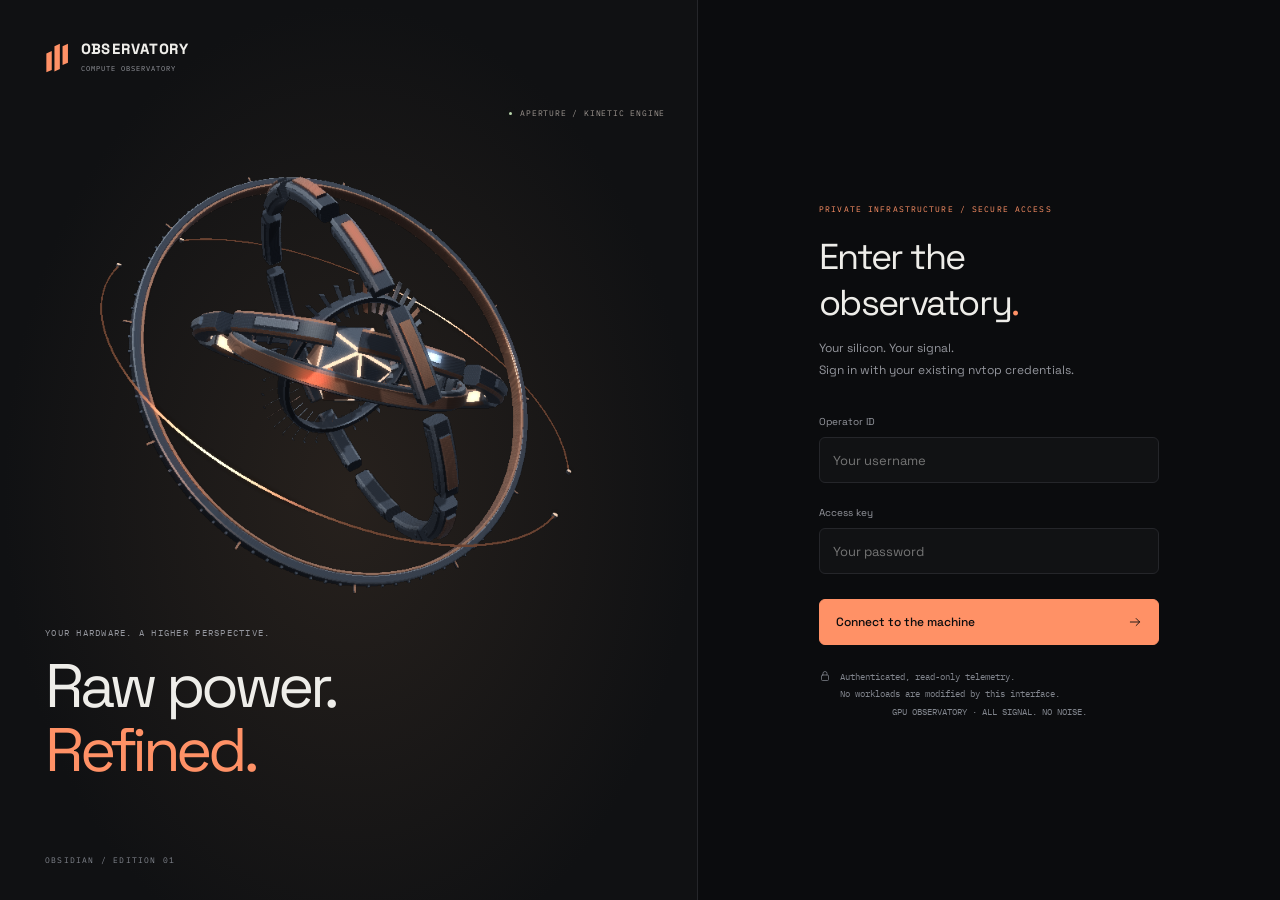
<file: static/login-observatory.html>
<!doctype html>
<html lang="en" data-palette="ember">
<head>
  <meta charset="utf-8"><meta name="viewport" content="width=device-width, initial-scale=1, viewport-fit=cover"><meta name="theme-color" content="#0b0c0e">
  <title>Enter the observatory</title>
  <link rel="icon" href="/static/themes/obsidian/icon.svg"><link rel="stylesheet" href="/static/themes/obsidian/style.css?v=20260905h">
  <script type="module" src="/static/themes/obsidian/login.js?v=20260905h"></script>
</head>
<body class="login-page">
  <section class="login-art" aria-label="Obsidian compute sculpture">
    <div class="brand"><span class="brand-mark"><i></i><i></i><i></i></span><span>OBSERVATORY<span class="brand-caption">COMPUTE OBSERVATORY</span></span></div>
    <div class="core-stage"><canvas id="core-canvas" role="img" aria-label="Aperture kinetic instrument with articulated titanium rings and an illuminated faceted core"></canvas><div class="core-fallback" aria-hidden="true"><i></i><i></i><i></i></div><div class="core-caption"><span class="live-dot"></span><span id="renderer-label">APERTURE / KINETIC ENGINE</span></div></div>
    <div class="login-art-copy"><span class="eyebrow">YOUR HARDWARE. A HIGHER PERSPECTIVE.</span><h1>Raw power.<br><span class="accent">Refined.</span></h1></div>
    <div class="login-edition">OBSIDIAN / EDITION 01</div>
  </section>
  <main class="login-form-side">
    <div class="brand"><span class="brand-mark"><i></i><i></i><i></i></span><span>OBSERVATORY<span class="brand-caption">COMPUTE OBSERVATORY</span></span></div>
    <div class="login-box"><span class="eyebrow">PRIVATE INFRASTRUCTURE / SECURE ACCESS</span><h2>Enter the observatory<span class="accent">.</span></h2><p>Your silicon. Your signal.<br>Sign in with your existing nvtop credentials.</p>
      <form id="login-form"><label for="username">Operator ID</label><input id="username" name="username" autocomplete="username" autocapitalize="none" spellcheck="false" required placeholder="Your username"><label for="password">Access key</label><input type="password" id="password" name="password" autocomplete="current-password" required placeholder="Your password"><p id="login-error" class="login-error" role="alert" hidden></p><button class="button primary" id="login-submit" type="submit"><span>Connect to the machine</span><svg viewBox="0 0 24 24" aria-hidden="true"><path d="M4 12h16m-6-6 6 6-6 6"/></svg></button></form>
      <div class="login-footnote"><svg viewBox="0 0 24 24" aria-hidden="true"><rect x="5" y="10" width="14" height="11" rx="2"/><path d="M8 10V7a4 4 0 0 1 8 0v3"/></svg><span>Authenticated, read-only telemetry.<br>No workloads are modified by this interface.</span></div>
      <noscript><p class="login-error">Enable JavaScript to sign in and receive live telemetry.</p></noscript>
    </div>
    <div class="login-bottom">GPU OBSERVATORY · ALL SIGNAL. NO NOISE.</div>
  </main>
</body>
</html>
</file>
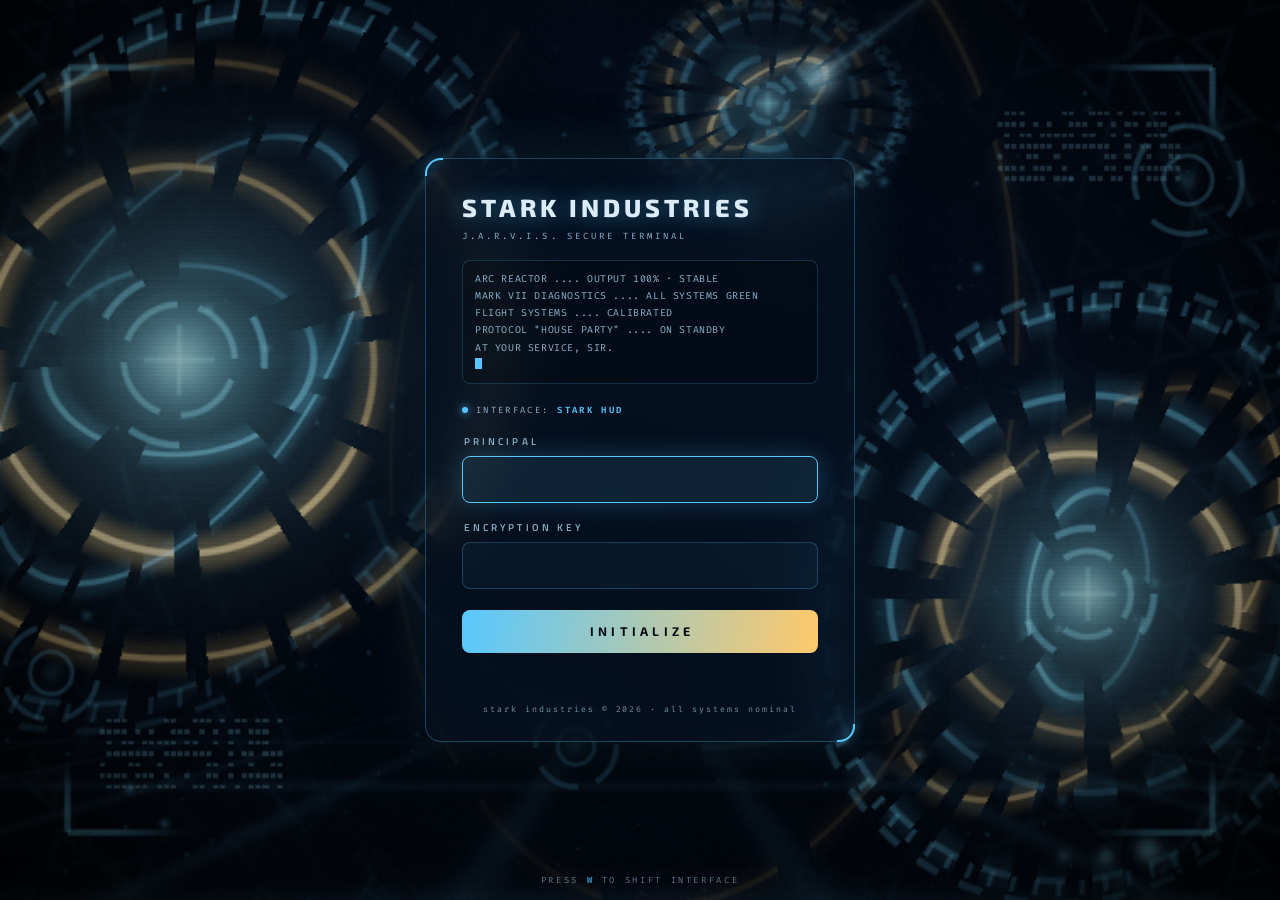
<file: static/login.html>
<!DOCTYPE html>
<html lang="en">
<head>
<meta charset="UTF-8">
<meta name="viewport" content="width=device-width, initial-scale=1.0, viewport-fit=cover">
<meta name="theme-color" content="#030811">
<link rel="manifest" href="/static/manifest.webmanifest">
<title>nvtop · access</title>
<link rel="icon" href="data:image/svg+xml,<svg xmlns='http://www.w3.org/2000/svg' viewBox='0 0 100 100'><text y='.9em' font-size='90'>◈</text></svg>">
<link rel="preconnect" href="https://fonts.googleapis.com">
<link rel="preconnect" href="https://fonts.gstatic.com" crossorigin>
<style>
:root{
  --accent:#57c8ff;
  --accent2:#ffc96b;
  --accent-rgb:87,200,255;
  --void:#030811;
  --text:#e8f2fa;
  --muted:#8a99a8;
  --crit:#ff4d68;
  --panel:rgba(8,16,30,0.6);
  --line:rgba(255,255,255,.1);
  --radius:16px;
  --glow:1;
  --font-display:system-ui,sans-serif;
  --font-head:system-ui,sans-serif;
  --font-mono:ui-monospace,Menlo,Consolas,monospace;
}
*{margin:0;padding:0;box-sizing:border-box}
html{height:100%}
body{
  background:var(--void);color:var(--text);font-family:var(--font-mono);
  min-height:100%;overflow-x:hidden;overflow-y:auto;
  display:flex;align-items:center;justify-content:center;
  padding:max(20px,env(safe-area-inset-top)) max(14px,env(safe-area-inset-right)) max(20px,env(safe-area-inset-bottom)) max(14px,env(safe-area-inset-left));
  transition:background-color .6s;
}
#wp{position:fixed;inset:0;z-index:0;width:100vw;height:100vh}
.vig{position:fixed;inset:0;z-index:1;pointer-events:none;
  background:radial-gradient(ellipse at 50% 42%,transparent 0%,rgba(0,0,0,0.4) 72%,rgba(0,0,0,0.75) 100%)}
body.light .vig{background:radial-gradient(ellipse at 50% 42%,transparent 0%,rgba(255,255,255,0.16) 75%,rgba(185,200,210,0.4) 100%)}
.scan{position:fixed;inset:0;z-index:2;pointer-events:none;opacity:.35;
  background:repeating-linear-gradient(0deg,transparent 0 2px,rgba(0,0,0,0.09) 2px 4px)}
body.light .scan{opacity:.1}

.card{
  position:relative;z-index:5;width:min(430px,92vw);
  background:var(--panel);backdrop-filter:blur(24px) saturate(1.35);
  border:1px solid rgba(var(--accent-rgb),0.28);border-radius:var(--radius);
  padding:clamp(22px,6vw,34px) clamp(20px,7vw,36px) clamp(18px,5vw,26px);
  box-shadow:0 30px 80px rgba(0,0,0,.5),0 0 60px rgba(var(--accent-rgb),calc(.14*var(--glow)));
  animation:cardin 1s cubic-bezier(.2,.9,.3,1.08) both .15s;
}
@keyframes cardin{from{opacity:0;transform:translateY(30px) scale(.96);filter:blur(6px)}to{opacity:1;transform:none;filter:none}}
.tick{position:absolute;width:18px;height:18px;pointer-events:none;transition:all .4s}
.tick.tl{top:-1px;left:-1px;border-top:2px solid var(--accent);border-left:2px solid var(--accent);border-top-left-radius:var(--radius);filter:drop-shadow(0 0 6px rgba(var(--accent-rgb),calc(.9*var(--glow))))}
.tick.br{bottom:-1px;right:-1px;border-bottom:2px solid var(--accent);border-right:2px solid var(--accent);border-bottom-right-radius:var(--radius);filter:drop-shadow(0 0 6px rgba(var(--accent-rgb),calc(.9*var(--glow))))}

.title{font-family:var(--font-display);font-weight:800;font-size:1.55rem;letter-spacing:.16em;line-height:1.15;
  color:var(--text);text-shadow:0 0 22px rgba(var(--accent-rgb),calc(.55*var(--glow)))}
.title em{font-style:normal;color:var(--accent)}
.sub{font-size:.56rem;letter-spacing:.34em;color:var(--muted);margin:8px 0 18px;text-transform:uppercase}

#boot{font-size:.62rem;line-height:1.75;color:var(--muted);letter-spacing:.06em;min-height:74px;
  border:1px solid var(--line);border-radius:calc(var(--radius)*.5);
  background:rgba(0,0,0,.22);padding:9px 12px;margin-bottom:20px;white-space:pre-wrap}
body.light #boot{background:rgba(255,255,255,.3)}
#boot .ok{color:var(--accent)}
#boot .cursor{display:inline-block;width:7px;height:11px;background:var(--accent);vertical-align:-1px;animation:blink .9s steps(1) infinite}
@keyframes blink{50%{opacity:0}}

.themeline{display:flex;align-items:center;gap:8px;font-size:.56rem;letter-spacing:.26em;color:var(--muted);margin-bottom:18px;text-transform:uppercase;
  cursor:pointer;user-select:none;-webkit-tap-highlight-color:transparent;touch-action:manipulation}
.themeline b{color:var(--accent);font-weight:600}
.dot{width:6px;height:6px;border-radius:50%;background:var(--accent);box-shadow:0 0 8px var(--accent);animation:pulse 1.8s infinite}
@keyframes pulse{0%,100%{opacity:1}50%{opacity:.35}}

label{display:block;font-family:var(--font-head);font-weight:600;font-size:.6rem;
  letter-spacing:.32em;color:var(--muted);margin:0 0 7px 2px;text-transform:uppercase}
input{
  width:100%;background:rgba(var(--accent-rgb),0.05);border:1px solid rgba(var(--accent-rgb),0.24);
  color:var(--text);font-family:var(--font-mono);font-size:1rem;letter-spacing:.06em;
  padding:12px 14px;margin-bottom:17px;outline:none;transition:all .25s;border-radius:calc(var(--radius)*.5);
}
input:focus{border-color:var(--accent);background:rgba(var(--accent-rgb),0.1);
  box-shadow:0 0 24px rgba(var(--accent-rgb),calc(.25*var(--glow)))}
button{
  width:100%;margin-top:4px;padding:14px;cursor:pointer;
  font-family:var(--font-display);font-weight:700;font-size:.78rem;letter-spacing:.34em;text-indent:.34em;
  color:var(--void);background:linear-gradient(100deg,var(--accent),var(--accent2));
  border:none;border-radius:calc(var(--radius)*.5);transition:all .25s;text-transform:uppercase;
}
button:hover{filter:brightness(1.12);box-shadow:0 0 34px rgba(var(--accent-rgb),calc(.5*var(--glow)));transform:translateY(-1px)}
button:active{transform:scale(.98)}
button:disabled{opacity:.65;cursor:wait}
#err{min-height:20px;margin-top:13px;text-align:center;font-family:var(--font-head);font-weight:700;
  font-size:.68rem;letter-spacing:.3em;color:var(--crit);opacity:0;transition:opacity .3s;text-transform:uppercase}
#err.on{opacity:1}
.foot{margin-top:18px;text-align:center;font-size:.52rem;letter-spacing:.24em;color:var(--muted);opacity:.8}
.card.deny{animation:shake .5s}
@keyframes shake{0%,100%{transform:translateX(0)}20%{transform:translateX(-10px)}40%{transform:translateX(9px)}60%{transform:translateX(-6px)}80%{transform:translateX(4px)}}
.hint{position:fixed;bottom:max(14px,env(safe-area-inset-bottom));left:50%;transform:translateX(-50%);z-index:5;
  font-size:.55rem;letter-spacing:.3em;color:var(--muted);opacity:.65;text-transform:uppercase;text-align:center;white-space:nowrap}
.hint b{color:var(--accent)}
.hint .on-touch{display:none}
@media(pointer:coarse){.hint .no-touch{display:none}.hint .on-touch{display:inline}}
body.light{--panel:rgba(255,253,248,0.66)}
body.light input{color:#141c24}
body.light button{color:#f8f5ee}
</style>
</head>
<body>
<canvas id="wp"></canvas>
<div class="vig"></div>
<div class="scan"></div>

<div class="card" id="card">
  <span class="tick tl"></span><span class="tick br"></span>
  <div class="title" id="t-title">nv<em>top</em></div>
  <div class="sub" id="t-sub">GPU TELEMETRY · SECURE ACCESS</div>
  <div id="boot"><span class="cursor"></span></div>
  <div class="themeline"><span class="dot"></span> INTERFACE: <b id="t-name">—</b></div>
  <form id="f" autocomplete="off">
    <label for="u" id="t-user">Operator ID</label>
    <input id="u" name="login" type="text" autocapitalize="none" autocorrect="off" autofocus>
    <label for="p" id="t-pass">Access Key</label>
    <input id="p" name="password" type="password">
    <button id="go" type="submit">Engage</button>
  </form>
  <div id="err"></div>
  <div class="foot" id="t-foot">unauthorized access is monitored</div>
</div>
<div class="hint"><span class="no-touch">press <b>W</b> to shift interface</span><span class="on-touch">tap <b>interface</b> to shift</span></div>

<script src="/static/themes/runner.js?v=20261105e"></script>
<script>
const ASSET_VER = '20261105e';
const THEME_ORDER = ['liquidglass','chrome','thermalscan','ditherpunk','oblivion','ares','k2049','muthur','jarvis','nightcity','arrakis','lumon','apex','construct','gargantua','thegrid','tokyo'];
const hexRgb = (h) => [0,2,4].map(i=>parseInt(h.replace('#','').slice(i,i+2),16)).join(',');
let runner = null, bootTimer = null, currentId = null;

function loadFonts(fams){
  if (!fams || !fams.length) return;
  const l = document.createElement('link');
  l.rel = 'stylesheet';
  l.href = 'https://fonts.googleapis.com/css2?' + fams.map(f=>'family='+f).join('&') + '&display=swap';
  document.head.appendChild(l);
}

function applyLoginTheme(th){
  const t = th.theme || {}, lg = th.login || {};
  const rs = document.documentElement.style;
  const set = (k,v) => v && rs.setProperty(k,v);
  set('--accent', t.accent); t.accent && rs.setProperty('--accent-rgb', hexRgb(t.accent));
  set('--accent2', t.accent2);
  set('--void', t.void); set('--text', t.text); set('--muted', t.muted);
  set('--panel', t.panel); set('--line', t.line); set('--radius', t.radius);
  set('--crit', t.crit);
  rs.setProperty('--glow', t.light ? '0.25' : '1');
  document.body.classList.toggle('light', !!t.light);
  loadFonts(t.googleFonts);
  const fonts = t.fonts || {};
  set('--font-display', fonts.display); set('--font-head', fonts.head); set('--font-mono', fonts.mono);
  document.getElementById('t-title').textContent = lg.title || 'nvtop';
  document.getElementById('t-sub').textContent = lg.sub || 'GPU TELEMETRY';
  document.getElementById('t-name').textContent = th.name || '';
  document.getElementById('t-user').textContent = lg.user || 'Operator ID';
  document.getElementById('t-pass').textContent = lg.pass || 'Access Key';
  document.getElementById('go').textContent = lg.button || 'Engage';
  document.getElementById('t-foot').textContent = lg.footer || 'unauthorized access is monitored';
  // typed boot log
  const boot = document.getElementById('boot');
  if (bootTimer) { clearInterval(bootTimer); bootTimer = null; }
  const lines = lg.boot || [];
  boot.innerHTML = '<span class="cursor"></span>';
  let i = 0;
  bootTimer = setInterval(() => {
    if (i >= lines.length){ clearInterval(bootTimer); bootTimer = null; return; }
    const cur = boot.querySelector('.cursor');
    const div = document.createElement('div');
    div.innerHTML = lines[i].replace(/\bOK\b/g, '<span class="ok">OK</span>');
    boot.insertBefore(div, cur);
    i++;
  }, 420);
}

function showTheme(id){
  const th = (window.NVTHEMES || {})[id];
  if (!th || !window.WallpaperRunner) return false;
  applyLoginTheme(th);
  try {
    if (runner) runner.destroySoft();
    runner = new WallpaperRunner(document.getElementById('wp'), th.frag, Object.assign({ scale: 0.85 }, th.perf || {}));
    runner.start();
  } catch(e){ /* themed gradient card still works */ }
  currentId = id;
  try { localStorage.setItem('nvtop-theme', id); } catch(e){}
  return true;
}

const loaded = new Set();
function loadThemeScript(id, cb){
  if (loaded.has(id)) return cb();
  const s = document.createElement('script');
  s.src = '/static/themes/' + id + '.js?v=' + ASSET_VER;
  s.onload = () => { loaded.add(id); cb(); };
  s.onerror = () => cb();
  document.body.appendChild(s);
}

(function init(){
  let id = 'jarvis';
  try {
    const saved = localStorage.getItem('nvtop-theme');
    if (saved && THEME_ORDER.includes(saved)) id = saved;
  } catch(e){}
  loadThemeScript(id, () => showTheme(id));
})();

/* W (desktop) or tapping the INTERFACE line (touch) previews the next theme */
function shiftNext(){
  const i = (THEME_ORDER.indexOf(currentId) + 1) % THEME_ORDER.length;
  const next = THEME_ORDER[i];
  loadThemeScript(next, () => showTheme(next));
}
document.addEventListener('keydown', e => {
  if (e.metaKey || e.ctrlKey || e.altKey) return;
  if (/INPUT|TEXTAREA/.test(document.activeElement && document.activeElement.tagName)) return;
  if (e.key === 'w' || e.key === 'W') shiftNext();
});
document.querySelector('.themeline').addEventListener('click', shiftNext);
document.addEventListener('pointermove', e => {
  if (runner) runner.setMouse(e.clientX/innerWidth - 0.5, e.clientY/innerHeight - 0.5);
});

/* ── auth ── */
const f = document.getElementById('f'), err = document.getElementById('err'),
      go = document.getElementById('go'), card = document.getElementById('card');
f.addEventListener('submit', async e => {
  e.preventDefault();
  const lg = ((window.NVTHEMES||{})[currentId]||{}).login || {};
  err.classList.remove('on');
  go.disabled = true; go.textContent = 'LINKING…';
  if (runner) runner.pulse(1);
  try {
    const r = await fetch('/api/auth', {
      method:'POST', headers:{'Content-Type':'application/json'},
      body: JSON.stringify({ login: document.getElementById('u').value.trim(),
                             password: document.getElementById('p').value })
    });
    if (r.ok){
      go.textContent = lg.granted || 'ACCESS GRANTED';
      if (runner) runner.pulse(1);
      const q = new URLSearchParams(location.search);
      const dest = q.get('redirect') || '/';
      setTimeout(() => location.href = dest.startsWith('/') ? dest : '/', 650);
      return;
    }
    err.textContent = '⨯ ' + (r.status === 401 ? (lg.denied || 'ACCESS DENIED') : 'UPLINK ERROR');
  } catch(_){ err.textContent = '⨯ CONNECTION ERROR'; }
  err.classList.add('on');
  card.classList.remove('deny'); void card.offsetWidth; card.classList.add('deny');
  document.getElementById('p').value = '';
  document.getElementById('p').focus();
  go.disabled = false; go.textContent = lg.button || 'ENGAGE';
});
</script>
</body>
</html>
</file>
<file: static/themes/obsidian/style.css>
@font-face {
	font-family: Space;
	src: url("./space.woff2") format("woff2");
	font-weight: 400;
	font-display: swap;
}
@font-face {
	font-family: Space;
	src: url("./space-medium.woff2") format("woff2");
	font-weight: 500;
	font-display: swap;
}
@font-face {
	font-family: Plex;
	src: url("./mono.woff2") format("woff2");
	font-weight: 400;
	font-display: swap;
}
:root {
	color-scheme: dark;
	--bg: #0b0c0e;
	--surface: #111214;
	--raised: #17181b;
	--border: #25262a;
	--text: #eeede9;
	--muted: #94969d;
	--faint: #81858d;
	--accent: #ff9166;
	--accent-rgb: 255, 145, 102;
	--cool: #a5b9d6;
	--good: #b9d6ac;
	--warn: #e9ba78;
	--bad: #f4818c;
	--font: Space, Arial, sans-serif;
	--mono: Plex, ui-monospace, monospace;
	--sidebar: 218px;
}
:root[data-palette="glacier"] {
	--accent: #a1d6ed;
	--accent-rgb: 161, 214, 237;
	--cool: #c5b3e0;
}
:root[data-palette="phosphor"] {
	--accent: #c2e889;
	--accent-rgb: 194, 232, 137;
	--cool: #95d6c4;
}
* {
	box-sizing: border-box;
}
html {
	scroll-behavior: smooth;
	scroll-padding-top: 90px;
}
body {
	margin: 0;
	background: var(--bg);
	color: var(--text);
	font-family: var(--font);
	font-size: 14px;
	-webkit-font-smoothing: antialiased;
}
button,
input,
select {
	font: inherit;
}
button,
a,
input,
select {
	-webkit-tap-highlight-color: transparent;
}
button,
a {
	touch-action: manipulation;
}
button {
	cursor: pointer;
}
button:disabled {
	cursor: wait;
	opacity: 0.5;
}
button,
a {
	color: inherit;
}
a {
	text-decoration: none;
}
button {
	background: none;
	border: 0;
}
button:focus-visible,
a:focus-visible,
input:focus-visible,
select:focus-visible,
canvas:focus-visible {
	outline: 2px solid var(--accent);
	outline-offset: 5px;
}
::selection {
	background: var(--accent);
	color: var(--bg);
}
[hidden] {
	display: none !important;
}
h1,
h2,
h3,
p {
	margin: 0;
}
svg {
	width: 20px;
	height: 20px;
	fill: none;
	stroke: currentColor;
	stroke-width: 1.5;
	stroke-linecap: round;
	stroke-linejoin: round;
	flex: none;
}
small {
	font-weight: 400;
}
kbd {
	font: 10px var(--mono);
	border: 1px solid var(--border);
	padding: 3px 5px;
	border-radius: 4px;
	color: var(--muted);
}
.svg-defs {
	position: absolute;
	width: 0;
	height: 0;
}
.mono {
	font-family: var(--mono);
	font-size: 10px;
	letter-spacing: 0.025em;
}
.muted {
	color: var(--muted);
}
.accent {
	color: var(--accent);
}
.eyebrow {
	font-family: var(--mono);
	font-size: 9px;
	font-weight: 400;
	letter-spacing: 0.14em;
	line-height: 1.5;
	color: var(--muted);
}
.sr-only {
	position: absolute;
	width: 1px;
	height: 1px;
	padding: 0;
	margin: -1px;
	overflow: hidden;
	clip: rect(0, 0, 0, 0);
	white-space: nowrap;
	border: 0;
}
.skip-link {
	position: fixed;
	top: -80px;
	left: 240px;
	padding: 15px;
	background: var(--accent);
	color: var(--bg);
	z-index: 200;
}
.skip-link:focus {
	top: 10px;
}
.live-dot {
	display: inline-block;
	width: 5px;
	height: 5px;
	border-radius: 50%;
	background: var(--good);
	box-shadow: 0 0 9px #b9d6ac33;
	flex: none;
}
.icon-btn {
	width: 36px;
	height: 36px;
	display: inline-flex;
	align-items: center;
	justify-content: center;
	border: 1px solid transparent;
	border-radius: 7px;
	color: var(--muted);
	transition:
		background 0.2s,
		color 0.2s;
}
.icon-btn:hover {
	background: var(--raised);
	color: var(--text);
	border-color: var(--border);
}
.button {
	display: inline-flex;
	align-items: center;
	justify-content: center;
	gap: 8px;
	min-height: 36px;
	padding: 9px 13px;
	border: 1px solid var(--border);
	border-radius: 6px;
	font-size: 11px;
	font-weight: 500;
	transition: 0.2s;
}
.button svg {
	width: 14px;
	height: 14px;
}
.button:hover {
	border-color: var(--faint);
	background: var(--raised);
}
.button.primary {
	background: var(--accent);
	color: var(--bg);
	border-color: var(--accent);
}
/* Quiet navigation. The visual weight belongs to the machine. */
.sidebar {
	position: fixed;
	left: 0;
	top: 0;
	bottom: 0;
	width: var(--sidebar);
	border-right: 1px solid var(--border);
	padding: 31px 18px 0;
	display: flex;
	flex-direction: column;
	z-index: 20;
	background: var(--bg);
}
.brand {
	display: flex;
	gap: 12px;
	align-items: center;
	font-size: 17px;
	letter-spacing: 0.085em;
	font-weight: 600;
}
.brand-caption {
	display: block;
	font: 8px var(--mono);
	letter-spacing: 0.14em;
	color: var(--muted);
	margin-top: 6px;
}
.brand-mark {
	display: flex;
	gap: 3px;
	transform: skewY(-24deg);
	width: 27px;
	height: 28px;
	align-items: center;
}
.brand-mark i {
	width: 6px;
	height: 21px;
	display: block;
	background: var(--accent);
}
.brand-mark i:nth-child(2) {
	height: 28px;
}
.workspace {
	display: flex;
	align-items: center;
	gap: 8px;
	padding: 12px 10px;
	margin: 34px 0 31px;
	background: var(--surface);
	border: 1px solid var(--border);
	border-radius: 6px;
	font-size: 11px;
}
.workspace-label {
	font: 7px var(--mono);
	margin-left: auto;
	color: var(--faint);
	border: 1px solid var(--border);
	border-radius: 3px;
	padding: 3px 4px;
}
.nav-label {
	font: 9px var(--mono);
	letter-spacing: 0.12em;
	color: var(--faint);
	padding: 0 12px;
	margin-bottom: 14px;
}
.nav-item {
	display: flex;
	align-items: center;
	gap: 11px;
	position: relative;
	width: 100%;
	min-height: 42px;
	margin-bottom: 5px;
	border-radius: 6px;
	padding: 11px 12px;
	color: var(--muted);
	font-size: 11px;
	transition:
		color 0.2s,
		background 0.2s;
	text-align: left;
}
.nav-item svg {
	width: 16px;
	height: 16px;
	stroke-width: 1.3;
}
.nav-item kbd,
.nav-count {
	margin-left: auto;
}
.nav-item.active {
	background: var(--raised);
	color: var(--text);
}
.nav-item.active:before {
	content: "";
	position: absolute;
	left: -18px;
	width: 2px;
	height: 18px;
	background: var(--accent);
	box-shadow: 0 0 16px rgba(var(--accent-rgb), 0.3);
}
.nav-item.active svg {
	color: var(--accent);
}
.nav-item:hover {
	color: var(--text);
	background: var(--surface);
}
.nav-count {
	font: 9px var(--mono);
	color: var(--faint);
}
.sidebar-bottom {
	margin-top: auto;
	padding-top: 28px;
}
.system-mini {
	border-top: 1px solid var(--border);
	padding: 22px 12px 28px;
	margin-top: 30px;
}
.system-mini > div:not(.mini-lanes) {
	font-size: 11px;
	line-height: 1.6;
	margin-top: 9px;
}
.system-mini .mono {
	font-size: 9px;
}
.mini-lanes {
	display: flex;
	gap: 4px;
	margin: 15px 0 9px;
}
.mini-lanes i {
	display: block;
	width: 27px;
	height: 3px;
	background: var(--accent);
	opacity: 0.45;
	transition: opacity 1s;
}
.palette-dot {
	width: 7px;
	height: 7px;
	border-radius: 50%;
	background: var(--accent);
	margin-left: auto;
}
.legacy-link {
	margin-bottom: 18px;
}
.profile {
	display: flex;
	gap: 9px;
	align-items: center;
	padding: 18px 0;
	border-top: 1px solid var(--border);
	font-size: 10px;
}
.profile > div > span {
	display: block;
	font-size: 9px;
	color: var(--muted);
	margin-top: 4px;
}
.avatar {
	width: 28px;
	height: 28px;
	background: #242220;
	border: 1px solid #3b3430;
	border-radius: 7px;
	display: grid;
	place-items: center;
	color: var(--accent);
	font-size: 12px;
}
.profile .icon-btn {
	margin-left: auto;
	width: 25px;
}
.profile svg {
	width: 14px;
}
.app-shell {
	margin-left: var(--sidebar);
}
.topbar {
	height: 72px;
	position: sticky;
	top: 0;
	z-index: 15;
	border-bottom: 1px solid var(--border);
	background: rgb(11 12 14 / 92%);
	backdrop-filter: blur(18px);
	display: flex;
	align-items: center;
	justify-content: space-between;
	padding: 0 34px;
	gap: 16px;
}
.breadcrumb {
	display: flex;
	align-items: center;
	gap: 17px;
	font-size: 10px;
	color: var(--faint);
}
.breadcrumb strong {
	color: var(--text);
	font-weight: 400;
}
.small-mark {
	color: var(--accent);
	display: none;
	font-size: 20px;
}
.slash {
	color: #43464c;
}
.top-actions {
	display: flex;
	align-items: center;
	gap: 20px;
}
.connection {
	display: flex;
	gap: 7px;
	align-items: center;
	font: 9px var(--mono);
	letter-spacing: 0.045em;
	color: var(--good);
	white-space: nowrap;
}
.connection i {
	width: 5px;
	height: 5px;
	border-radius: 50%;
	background: currentColor;
}
.connection[data-state="stale"],
.connection[data-state="connecting"] {
	color: var(--warn);
}
.connection[data-state="paused"] {
	color: var(--accent);
}
.top-divider {
	height: 17px;
	width: 1px;
	background: var(--border);
}
.command-trigger {
	display: flex;
	gap: 9px;
	align-items: center;
	font-size: 10px;
	color: var(--faint);
}
.command-trigger svg {
	width: 13px;
	height: 13px;
}
.command-trigger kbd {
	margin-left: 15px;
	font-size: 8px;
}
.command-trigger:hover {
	color: var(--text);
}
main {
	padding: 34px 34px 0;
	max-width: 1880px;
	margin: auto;
	outline: none;
}
.view-heading {
	display: flex;
	align-items: center;
	justify-content: space-between;
	gap: 20px;
	margin-bottom: 29px;
}
.view-heading .eyebrow {
	font-size: 9px;
	letter-spacing: 0.12em;
}
.view-heading h1 {
	font-size: 31px;
	font-weight: 500;
	letter-spacing: -1.4px;
	margin-top: 8px;
}
.heading-actions {
	display: flex;
	align-items: center;
	gap: 19px;
}
.date-label {
	font-size: 9px;
}
.status-banner {
	padding: 12px 16px;
	margin: 0 0 20px;
	border: 1px solid #8a623f;
	background: #302416;
	color: #efca99;
	border-radius: 6px;
	font-size: 12px;
}
.status-banner a {
	text-decoration: underline;
}
/* A sculptural focal point, not another wallpaper behind the numbers. */
.hero {
	position: relative;
	min-height: 430px;
	border: 1px solid #303033;
	border-radius: 11px;
	overflow: hidden;
	background: radial-gradient(
		ellipse at 73% 45%,
		#22201e 0,
		#141416 43%,
		#121315 80%
	);
	display: grid;
	grid-template-columns: minmax(0, 1.08fr) minmax(0, 1fr);
	margin-bottom: 20px;
	isolation: isolate;
}
.hero-grid {
	position: absolute;
	inset: 0;
	background-image:
		linear-gradient(#ffffff03 1px, transparent 1px),
		linear-gradient(90deg, #ffffff03 1px, transparent 1px);
	background-size: 45px 45px;
	mask-image: linear-gradient(90deg, transparent, #000 65%);
	pointer-events: none;
}
.featured-model {
	position: relative;
	z-index: 3;
	min-width: 0;
	padding: 28px 30px;
	display: flex;
	flex-direction: column;
	border-right: 1px solid var(--border);
	background: linear-gradient(125deg, #1a1b1de6, #121416ba);
}
.featured-topline {
	display: flex;
	align-items: center;
	justify-content: space-between;
	gap: 12px;
	margin-bottom: 24px;
}
.featured-topline .eyebrow {
	font-size: 9px;
	letter-spacing: 0.1em;
	color: var(--accent);
}
.featured-topline .mono {
	font-size: 9px;
	color: var(--muted);
	white-space: nowrap;
}
.featured-picker {
	display: flex;
	align-items: center;
	gap: 12px;
	margin: -8px 0 22px;
	color: var(--muted);
	font-size: 11px;
}
.featured-picker select {
	flex: 1;
	min-width: 0;
	max-width: 100%;
	font-size: 12px;
	padding: 8px;
}
.model-mark {
	width: 64px;
	height: 64px;
	display: grid;
	place-items: center;
	flex-shrink: 0;
	padding: 5px;
	overflow: hidden;
	border: 1px solid #ffffff14;
	border-radius: 13px;
	background: var(--raised);
	color: var(--accent);
}
.model-mark.has-artwork {
	background: #f1f1ee;
}
.brand-artwork {
	width: 100%;
	height: 100%;
	object-fit: contain;
	border-radius: 8px;
}
.brand-fallback {
	display: grid;
	place-items: center;
}
.brand-fallback svg {
	width: 30px;
	height: 30px;
}
.has-artwork > .brand-fallback {
	display: none;
}
.model-publisher {
	display: flex;
	align-items: center;
	gap: 9px;
}
.model-publisher .model-mark {
	width: 28px;
	height: 28px;
	padding: 2px;
	border-radius: 6px;
}
.model-publisher .brand-artwork {
	border-radius: 4px;
}
.model-publisher .brand-fallback svg {
	width: 18px;
	height: 18px;
}
.publisher-label {
	display: block;
	margin-bottom: 3px;
	color: var(--faint);
	font: 8px var(--mono);
	letter-spacing: 0.08em;
}
.model-publisher a {
	display: inline-flex;
	align-items: center;
	gap: 6px;
}
.model-publisher a:hover,
.brand-source-link:hover {
	color: var(--accent);
}
.publisher-name {
	font-size: 13px;
}
.model-publisher a svg {
	width: 10px;
	height: 10px;
	color: var(--muted);
}
.brand-heading {
	display: flex;
	align-items: center;
	gap: 16px;
	margin: 23px 0 17px;
}
.brand-heading > div {
	min-width: 0;
}
.featured-title {
	font-size: clamp(25px, 2.45vw, 39px);
	font-weight: 500;
	line-height: 1.08;
	letter-spacing: -0.055em;
	overflow-wrap: anywhere;
	text-wrap: balance;
	margin: 0;
}
.featured-engine {
	display: flex;
	align-items: center;
	flex-wrap: wrap;
	gap: 8px;
	margin-top: 12px;
	font: 10px var(--mono);
	color: var(--muted);
}
.engine-badge {
	padding: 4px 7px;
	border: 1px solid #ffffff17;
	background: #ffffff05;
	border-radius: 4px;
	color: var(--text);
}
.featured-summary {
	margin: 0 0 22px;
	color: #b5b5b0;
	font-size: 13px;
	line-height: 1.8;
	display: -webkit-box;
	-webkit-line-clamp: 4;
	-webkit-box-orient: vertical;
	overflow: hidden;
}
.featured-facts {
	display: grid;
	grid-template-columns: repeat(3, minmax(0, 1fr));
	gap: 20px 14px;
	margin-bottom: 22px;
}
.featured-facts .detail-fact {
	display: block;
	margin: 0;
	padding: 0;
	min-width: 0;
	background: none;
	border: 0;
}
.featured-facts .detail-fact span {
	display: block;
	font: 10px var(--mono);
	color: var(--faint);
	margin-bottom: 7px;
}
.featured-facts .detail-fact strong {
	display: block;
	font: 500 15px / 1.5 var(--font);
	text-align: left;
	overflow-wrap: anywhere;
}
.featured-performance {
	display: flex;
	align-items: center;
	flex-wrap: wrap;
	gap: 9px;
	padding-top: 16px;
	border-top: 1px solid var(--border);
	color: var(--muted);
	font: 10px var(--mono);
}
.featured-loading {
	margin-top: 16px;
	font: 10px var(--mono);
	color: var(--warn);
}
.featured-loading > div:first-child {
	display: flex;
	flex-wrap: wrap;
	justify-content: space-between;
	gap: 8px;
	margin-bottom: 9px;
}
.featured-loading .thin-meter i {
	background: var(--accent);
}
.featured-footer {
	display: flex;
	align-items: center;
	justify-content: space-between;
	flex-wrap: wrap;
	gap: 12px;
	margin-top: auto;
	padding-top: 18px;
}
.featured-footer > .mono {
	font-size: 8px;
	letter-spacing: 0.05em;
	color: var(--faint);
}
.featured-footer .button {
	font-size: 11px;
	padding: 8px 10px;
}
.featured-empty-mark {
	color: var(--accent);
	margin: 5px 0 22px;
}
.featured-empty-mark svg {
	width: 38px;
	height: 38px;
}
.featured-empty-mark + .featured-title {
	margin-bottom: 20px;
}
.model-glyph .model-mark {
	width: 36px;
	height: 36px;
	border-radius: 8px;
	padding: 2px;
}
.brand-source-link {
	display: inline-flex;
	align-items: center;
	gap: 7px;
	margin-bottom: 10px;
	color: var(--accent);
}
.brand-source-link svg {
	width: 12px;
	height: 12px;
}
.hero > .core-stage {
	position: relative;
	inset: auto;
	width: 100%;
	height: 100%;
	min-height: 430px;
}
.hero .core-caption {
	left: 50%;
}
.hero .core-readout {
	top: 24px;
	right: 24px;
}
.core-system {
	position: absolute;
	top: 24px;
	left: 24px;
	z-index: 2;
	display: flex;
	flex-direction: column;
	align-items: flex-start;
	gap: 9px;
}
.core-system .mono {
	font-size: 9px;
	color: var(--faint);
}
.status-chip {
	display: inline-flex;
	align-items: center;
	gap: 5px;
	color: var(--good);
	background: rgb(185 214 172 / 6%);
	border: 1px solid rgb(185 214 172 / 15%);
	padding: 4px 7px;
	border-radius: 4px;
	font-family: var(--mono);
	font-size: 9px;
	white-space: nowrap;
}
.status-chip.warn {
	color: var(--warn);
	background: #e9ba780a;
	border-color: #e9ba7825;
}
.status-chip.bad {
	color: var(--bad);
	background: #f4818c0a;
	border-color: #f4818c25;
}
.core-stage {
	position: absolute;
	right: 0;
	top: 0;
	width: 62%;
	height: 100%;
	z-index: 1;
	overflow: hidden;
	touch-action: pan-y;
}
.core-stage canvas {
	width: 100%;
	height: 100%;
	display: block;
	position: absolute;
	inset: 0;
	z-index: 1;
	opacity: 1;
	mix-blend-mode: normal;
}
.core-readout {
	position: absolute;
	right: 24px;
	top: 41%;
	display: flex;
	flex-direction: column;
	text-align: right;
	z-index: 2;
}
.core-readout .eyebrow {
	font-size: 9px;
	color: #b2aaa0;
}
.core-readout > strong {
	font-size: 36px;
	font-weight: 400;
	letter-spacing: -2px;
	margin: 4px 0;
}
.core-readout small {
	font-size: 15px;
	color: var(--muted);
	letter-spacing: 0;
	margin-left: 3px;
}
.core-readout .mono {
	font-size: 9px;
}
.core-caption {
	position: absolute;
	bottom: 20px;
	left: 46%;
	transform: translateX(-50%);
	display: flex;
	gap: 8px;
	align-items: center;
	font: 8px var(--mono);
	letter-spacing: 0.1em;
	color: #9d9690;
	z-index: 2;
	white-space: nowrap;
}
.core-caption .live-dot {
	width: 3px;
	height: 3px;
}
.core-caption button {
	width: 25px;
	height: 25px;
	color: var(--muted);
	font-size: 11px;
}
.core-caption button:hover {
	color: var(--accent);
}
.core-fallback {
	position: absolute;
	inset: 12% 14% 12% 6%;
	display: grid;
	place-items: center;
	perspective: 600px;
}
.core-fallback i {
	display: block;
	position: absolute;
	width: 76%;
	aspect-ratio: 1;
	border: 8px double #a6adb5;
	border-radius: 50%;
	transform: rotateX(55deg) rotateZ(35deg);
	box-shadow:
		inset 0 0 0 2px #292d32,
		0 0 0 1px #4b515b;
}
.core-fallback i:nth-child(2) {
	width: 65%;
	transform: rotateX(40deg) rotateY(75deg);
	border-color: var(--accent);
}
.core-fallback i:nth-child(3) {
	width: 55%;
	transform: rotateX(70deg) rotateY(-50deg);
}
.core-fallback:after {
	content: "";
	width: 13%;
	aspect-ratio: 1;
	background: linear-gradient(
		135deg,
		#c0c3c7,
		#282c32 48%,
		var(--accent) 50%,
		#423a35
	);
	transform: rotate(35deg);
	border: 1px solid var(--accent);
	box-shadow: 0 0 24px #ff916633;
}
.webgl-ready .core-fallback {
	display: none;
}
.focus-mode .hero {
	grid-template-columns: minmax(0, 1fr);
	min-height: 0;
}
.focus-mode .hero > .core-stage {
	display: none;
}
.focus-mode .featured-model {
	border-right: 0;
}
/* Data surfaces use typography and negative space instead of instrument clutter. */
.metrics {
	display: grid;
	grid-template-columns: repeat(4, minmax(0, 1fr));
	border: 1px solid var(--border);
	border-radius: 9px;
	margin-bottom: 35px;
	background: var(--surface);
}
.metric {
	padding: 19px 20px 17px;
	position: relative;
	min-width: 0;
}
.metric + .metric {
	border-left: 1px solid var(--border);
}
.metric-top {
	display: flex;
	align-items: center;
	justify-content: space-between;
	font-size: 10px;
	color: var(--muted);
}
.metric-top svg {
	width: 14px;
	height: 14px;
	color: var(--faint);
}
.metric-symbol {
	color: var(--faint);
	font-size: 17px;
}
.metric-value {
	position: relative;
	display: flex;
	align-items: baseline;
	gap: 6px;
	margin: 13px 0 15px;
	white-space: nowrap;
	font-variant-numeric: tabular-nums;
}
.metric-value > span:first-child {
	font-size: 34px;
	letter-spacing: -1.5px;
	line-height: 1;
	font-weight: 400;
}
.metric-value > small {
	font: 9px var(--mono);
	color: var(--muted);
}
.metric-total {
	font-size: 13px;
	color: var(--faint);
}
.microchart {
	height: 25px;
	width: 64px;
	position: absolute;
	right: 0;
	bottom: 0;
	opacity: 0.9;
}
.metric-bottom {
	display: flex;
	justify-content: space-between;
	gap: 5px;
	color: var(--faint);
	font: 9px var(--mono);
	line-height: 1.4;
}
.metric-bottom > span:first-child {
	color: var(--muted);
}
.metric-bottom > span.accent {
	color: var(--accent);
}
.thin-meter {
	height: 2px;
	background: #28292d;
	border-radius: 2px;
	overflow: hidden;
}
.thin-meter i {
	height: 100%;
	background: var(--cool);
	display: block;
	transition: width 0.45s;
}
.metric .thin-meter {
	margin: -7px 0 11px;
}
.section {
	margin-bottom: 31px;
	scroll-margin-top: 95px;
}
.section-heading {
	display: flex;
	justify-content: space-between;
	align-items: center;
	gap: 16px;
	margin-bottom: 17px;
}
.section-heading h2 {
	font-size: 16px;
	font-weight: 500;
	letter-spacing: -0.3px;
	display: flex;
	align-items: center;
	gap: 13px;
}
.section-index {
	font: 8px var(--mono);
	color: var(--faint);
	letter-spacing: -0.02em;
}
.section-tools {
	display: flex;
	gap: 19px;
	align-items: center;
}
.section-tools .mono,
.section-heading > .mono {
	font-size: 9px;
	letter-spacing: 0.04em;
}
select {
	max-width: 100%;
	border: 1px solid var(--border);
	border-radius: 5px;
	background: var(--surface);
	color: var(--muted);
	font-size: 9px;
	padding: 7px 25px 7px 9px;
	min-height: 30px;
}
.gpu-grid {
	display: grid;
	grid-template-columns: repeat(4, minmax(0, 1fr));
	gap: 13px;
}
.gpu-card {
	background: var(--surface);
	border: 1px solid var(--border);
	border-radius: 8px;
	text-align: left;
	padding: 18px 17px 14px;
	position: relative;
	overflow: hidden;
	min-width: 0;
	transition:
		border-color 0.2s,
		background 0.2s,
		transform 0.25s;
}
.gpu-card:after {
	content: "";
	position: absolute;
	top: 0;
	left: 20px;
	right: 20px;
	height: 1px;
	background: linear-gradient(
		90deg,
		transparent,
		rgba(var(--accent-rgb), 0.45),
		transparent
	);
	opacity: 0;
	transition: opacity 0.2s;
}
.gpu-card:hover {
	border-color: #55514b;
	background: #151618;
	transform: translateY(-3px);
}
.gpu-card:hover:after {
	opacity: 1;
}
.gpu-card-top {
	display: flex;
	justify-content: space-between;
	align-items: center;
}
.gpu-index {
	font: 9px var(--mono);
	color: var(--accent);
	display: flex;
	align-items: center;
	gap: 7px;
}
.gpu-index svg {
	width: 13px;
	height: 13px;
}
.gpu-pstate {
	font: 9px var(--mono);
	color: var(--faint);
	border: 1px solid var(--border);
	padding: 3px 5px;
	border-radius: 3px;
}
.gpu-card h3 {
	font-size: 11px;
	font-weight: 500;
	letter-spacing: -0.2px;
	margin-top: 13px;
}
.gpu-arch {
	font-size: 9px;
	color: var(--faint);
	margin-top: 5px;
}
.gpu-util-row {
	display: flex;
	align-items: flex-end;
	justify-content: space-between;
	margin: 24px 0 11px;
}
.gpu-util {
	font-size: 40px;
	font-weight: 400;
	letter-spacing: -2px;
	line-height: 1;
	font-variant-numeric: tabular-nums;
}
.gpu-util small {
	font: 11px var(--mono);
	color: var(--muted);
	margin-left: 4px;
	letter-spacing: 0;
}
.gpu-util-label {
	display: block;
	font: 9px var(--mono);
	letter-spacing: 0.13em;
	color: var(--faint);
	margin-top: 7px;
}
.gpu-temp {
	display: flex;
	align-items: center;
	gap: 6px;
	font: 11px var(--mono);
	color: var(--muted);
	padding-bottom: 2px;
}
.temp-dot {
	width: 4px;
	height: 12px;
	background: var(--good);
	border-radius: 2px;
	box-shadow: 0 0 8px #b9d6ac15;
}
.gpu-card.hot .temp-dot {
	background: var(--warn);
}
.gpu-card.critical .temp-dot {
	background: var(--bad);
}
.segment-meter {
	display: flex;
	gap: 3px;
	height: 15px;
	margin: 0 0 20px;
}
.segment-meter i {
	flex: 1;
	border-radius: 1px;
	background: #27282a;
	transition: background 0.25s;
}
.segment-meter i.lit {
	background: var(--accent);
	box-shadow: 0 0 9px rgba(var(--accent-rgb), 0.09);
}
.gpu-row {
	display: flex;
	justify-content: space-between;
	align-items: center;
	font-size: 10px;
	color: var(--muted);
	margin: 10px 0 6px;
}
.gpu-row strong {
	font-family: var(--mono);
	font-size: 10px;
	color: #c1c2c7;
	font-weight: 400;
}
.gpu-row strong small {
	color: var(--faint);
	font-size: 9px;
}
.gpu-card .thin-meter {
	margin-bottom: 11px;
}
.gpu-card .power-bar {
	background: #d3c0a0;
}
.gpu-card-bottom {
	display: flex;
	align-items: center;
	justify-content: space-between;
	gap: 5px;
	margin-top: 16px;
	padding-top: 11px;
	border-top: 1px solid #222327;
	font: 9px var(--mono);
	color: var(--faint);
}
.gpu-card-bottom > span {
	overflow: hidden;
	text-overflow: ellipsis;
	white-space: nowrap;
}
.gpu-card-bottom svg {
	width: 12px;
	height: 12px;
	color: var(--faint);
}
.section-footnote {
	font-size: 10px;
	color: var(--faint);
	margin-top: 11px;
	text-align: right;
}
.panel {
	border: 1px solid var(--border);
	border-radius: 9px;
	background: var(--surface);
	overflow: hidden;
	min-width: 0;
}
.panel-heading {
	display: flex;
	align-items: center;
	justify-content: space-between;
	gap: 14px;
	padding: 21px 22px 0;
}
.panel-heading .eyebrow {
	font-size: 9px;
	letter-spacing: 0.15em;
}
.panel-heading h2 {
	font-size: 16px;
	letter-spacing: -0.4px;
	font-weight: 500;
	margin-top: 7px;
	display: flex;
	align-items: center;
	gap: 8px;
}
.panel-heading h2 .live-dot {
	width: 4px;
	height: 4px;
}
.panel-heading > svg {
	color: var(--faint);
	width: 15px;
	height: 15px;
}
.telemetry-layout {
	display: grid;
	grid-template-columns: 1.9fr 1fr;
	gap: 17px;
}
.range-controls {
	display: flex;
	align-items: center;
	gap: 2px;
	padding: 3px;
	background: var(--bg);
	border: 1px solid var(--border);
	border-radius: 5px;
}
.range-controls button {
	font: 10px var(--mono);
	color: var(--faint);
	min-width: 29px;
	min-height: 25px;
	border-radius: 3px;
}
.range-controls button.selected {
	color: var(--text);
	background: #26272a;
}
.range-controls button:hover {
	color: var(--text);
}
.range-controls .pause-button {
	border-left: 1px solid var(--border);
	border-radius: 0;
	margin-left: 5px;
	font-size: 12px;
}
.chart-tabs {
	display: flex;
	gap: 19px;
	margin: 22px 22px 0;
	border-bottom: 1px solid var(--border);
}
.chart-tabs button {
	font-size: 11px;
	padding: 0 0 10px;
	color: var(--faint);
	position: relative;
}
.chart-tabs button.selected {
	color: var(--accent);
}
.chart-tabs button.selected:after {
	position: absolute;
	bottom: -1px;
	height: 2px;
	left: 0;
	right: 0;
	background: var(--accent);
	content: "";
}
.chart-value {
	display: flex;
	align-items: baseline;
	gap: 8px;
	padding: 17px 22px 0;
}
.chart-value strong {
	font-size: 28px;
	letter-spacing: -1px;
	font-weight: 400;
	font-variant-numeric: tabular-nums;
}
.chart-value > span {
	font: 10px var(--mono);
	color: var(--muted);
}
.chart-value .chart-peak {
	margin-left: auto;
	font-size: 9px;
	color: var(--faint);
}
.chart-wrap {
	height: 147px;
	position: relative;
	margin: 0 15px 0 18px;
}
.chart-wrap canvas {
	display: block;
	width: 100%;
	height: 100%;
	touch-action: pan-y;
}
.chart-tooltip {
	position: absolute;
	top: 2px;
	pointer-events: none;
	background: #252629;
	border: 1px solid #4b4c50;
	padding: 9px 12px;
	box-shadow: 0 8px 20px #0006;
	font: 11px var(--mono);
	border-radius: 5px;
	z-index: 2;
	white-space: nowrap;
}
.chart-tooltip span {
	display: block;
	color: var(--muted);
	font-size: 9px;
	margin-top: 5px;
}
.chart-footer {
	display: flex;
	justify-content: space-between;
	gap: 5px;
	align-items: center;
	margin: 11px 22px 20px;
	font: 9px var(--mono);
	color: var(--faint);
}
.chart-legend {
	display: flex;
	gap: 6px;
	align-items: center;
}
.chart-legend i {
	width: 9px;
	height: 2px;
	background: var(--accent);
}
.headroom-panel .panel-heading h2 {
	font-size: 15px;
}
.capacity-ring {
	height: 136px;
	position: relative;
	margin: 16px auto 0;
	width: 195px;
}
.capacity-ring > svg {
	width: 100%;
	height: 100%;
	stroke-width: 6px;
	fill: none;
	overflow: visible;
}
.ring-track {
	stroke: #2b2c2e;
}
.capacity-ring path:not(.ring-track) {
	stroke: var(--accent);
	stroke-dasharray: 100;
	stroke-dashoffset: 100;
	transition: stroke-dashoffset 1s;
	stroke-linecap: butt;
}
.capacity-ring > div {
	position: absolute;
	top: 43px;
	width: 100%;
	text-align: center;
}
.capacity-ring strong {
	display: block;
	font-size: 32px;
	font-weight: 400;
	letter-spacing: -1.5px;
}
.capacity-ring > div > span {
	font: 9px var(--mono);
	letter-spacing: 0.11em;
	color: var(--muted);
}
.capacity-stats {
	margin: 0 22px;
}
.capacity-stats > div {
	display: flex;
	justify-content: space-between;
	align-items: baseline;
	font-size: 11px;
	color: var(--muted);
	padding: 10px 0;
	border-bottom: 1px solid #252629;
}
.capacity-stats strong {
	font: 11px var(--mono);
	color: var(--text);
}
.capacity-stats small {
	font-size: 9px;
	color: var(--faint);
}
.insight {
	font-size: 10px;
	color: var(--muted);
	line-height: 1.65;
	padding: 12px 22px 19px;
}
.model-list {
	display: grid;
	gap: 10px;
}
.model-row {
	border: 1px solid var(--border);
	border-radius: 8px;
	background: var(--surface);
	padding: 21px 23px;
	display: grid;
	grid-template-columns: minmax(210px, 1.5fr) minmax(100px, 0.55fr) minmax(
			120px,
			0.7fr
		) minmax(110px, 0.6fr) 20px;
	align-items: center;
	gap: 23px;
	text-align: left;
	transition:
		background 0.2s,
		border-color 0.2s;
}
.model-row:hover {
	background: var(--raised);
	border-color: #48474a;
}
.model-ident {
	display: flex;
	gap: 13px;
	align-items: center;
	min-width: 0;
}
.model-glyph {
	height: 40px;
	width: 40px;
	display: grid;
	place-items: center;
	background: linear-gradient(130deg, #39322b, #171615);
	border: 1px solid #4c3f34;
	border-radius: 9px;
	color: var(--accent);
	flex: none;
}
.model-glyph svg {
	width: 23px;
	height: 23px;
}
.model-ident > div {
	min-width: 0;
}
.model-ident h3 {
	font-size: 13px;
	letter-spacing: -0.3px;
	font-weight: 500;
	overflow: hidden;
	text-overflow: ellipsis;
	white-space: nowrap;
}
.model-ident p {
	font: 9px var(--mono);
	color: var(--faint);
	margin-top: 7px;
	line-height: 1.5;
}
.model-cell .eyebrow {
	font-size: 9px;
	display: block;
	margin-bottom: 7px;
	color: var(--faint);
}
.model-cell > strong {
	font: 12px var(--mono);
	font-weight: 400;
}
.model-cell small {
	font-size: 8px;
	color: var(--muted);
}
.model-cell .model-chips {
	display: flex;
	gap: 4px;
	flex-wrap: wrap;
}
.model-chips > span {
	font: 9px var(--mono);
	padding: 3px 4px;
	border: 1px solid var(--border);
	border-radius: 3px;
	color: var(--muted);
}
.model-row > svg {
	width: 15px;
	height: 15px;
	color: var(--faint);
}
.model-progress {
	grid-column: 1 / -1;
	margin-top: -3px;
}
.model-progress > .gpu-row {
	margin-top: 0;
}
.model-offline {
	opacity: 0.68;
}
.empty-state {
	border: 1px dashed var(--border);
	border-radius: 7px;
	grid-column: 1 / -1;
	padding: 30px;
	color: var(--muted);
	font-size: 11px;
	text-align: center;
	line-height: 1.7;
}
.activity-layout {
	display: grid;
	grid-template-columns: 1fr 1fr;
	gap: 17px;
}
.health-list {
	padding: 12px 22px 18px;
}
.health-item {
	display: flex;
	gap: 10px;
	align-items: center;
	padding: 13px 0;
	border-bottom: 1px solid #232428;
}
.health-item:last-child {
	border: 0;
}
.health-icon {
	width: 21px;
	height: 21px;
	display: grid;
	place-items: center;
	border-radius: 50%;
	background: #b9d6ac0a;
	color: var(--good);
	font-size: 10px;
}
.health-icon.warn {
	color: var(--warn);
	background: #e9ba780a;
}
.health-icon.bad {
	color: var(--bad);
	background: #f4818c0a;
}
.health-item > div {
	flex: 1;
}
.health-item strong {
	display: block;
	font-size: 10px;
	font-weight: 400;
}
.health-item p {
	font: 9px var(--mono);
	line-height: 1.6;
	color: var(--faint);
	margin-top: 4px;
}
.health-value {
	color: var(--muted);
	font: 9px var(--mono);
}
.event-list {
	padding: 10px 22px;
	max-height: 270px;
	overflow-y: auto;
	min-height: 220px;
}
.event {
	display: grid;
	grid-template-columns: 6px 1fr auto;
	gap: 11px;
	align-items: start;
	position: relative;
	padding: 13px 0;
}
.event:after {
	content: "";
	position: absolute;
	top: 24px;
	bottom: -6px;
	width: 1px;
	background: var(--border);
	left: 2px;
}
.event:last-child:after {
	display: none;
}
.event-dot {
	height: 5px;
	width: 5px;
	border-radius: 50%;
	margin-top: 4px;
	background: var(--cool);
}
.event.warning .event-dot {
	background: var(--warn);
}
.event.critical .event-dot {
	background: var(--bad);
}
.event.success .event-dot {
	background: var(--good);
}
.event strong {
	font-size: 11px;
	font-weight: 400;
	display: block;
}
.event p {
	font-size: 10px;
	color: var(--faint);
	margin-top: 5px;
	line-height: 1.5;
}
.event time {
	font: 9px var(--mono);
	color: var(--faint);
	margin-top: 2px;
}
.table-note {
	padding: 12px 22px;
	border-top: 1px solid var(--border);
	font-size: 9px;
	color: var(--faint);
	line-height: 1.6;
}
.search-field {
	display: flex;
	align-items: center;
	gap: 8px;
	background: var(--bg);
	border: 1px solid var(--border);
	padding: 8px 10px;
	border-radius: 5px;
}
.search-field svg {
	width: 13px;
	height: 13px;
	color: var(--faint);
}
input {
	background: transparent;
	border: 0;
	color: var(--text);
	outline: none;
}
.search-field input {
	width: 175px;
	font-size: 10px;
}
.search-field input::placeholder {
	color: var(--faint);
}
.table-scroll {
	overflow-x: auto;
	margin-top: 20px;
}
table {
	width: 100%;
	border-collapse: collapse;
	text-align: left;
}
th {
	font: 9px var(--mono);
	letter-spacing: 0.07em;
	text-transform: uppercase;
	color: var(--faint);
	font-weight: 400;
	padding: 12px 22px;
	background: var(--bg);
	white-space: nowrap;
}
td {
	padding: 15px 22px;
	font-size: 10px;
	border-top: 1px solid var(--border);
	color: var(--muted);
}
td strong {
	font-weight: 400;
	color: var(--text);
}
td small {
	display: block;
	margin-top: 5px;
	font: 9px var(--mono);
	color: var(--faint);
}
td.number,
th.number {
	text-align: right;
	white-space: nowrap;
}
.footer {
	display: flex;
	justify-content: space-between;
	gap: 20px;
	align-items: center;
	padding: 24px 0;
	border-top: 1px solid var(--border);
	font: 8px var(--mono);
	letter-spacing: 0.04em;
	color: var(--faint);
}
.footer-brand {
	font-family: var(--font);
	color: var(--accent);
	font-size: 12px;
	letter-spacing: -0.2px;
}
.footer-brand span {
	font: 9px var(--mono);
	color: var(--muted);
	letter-spacing: 0.15em;
	margin-left: 8px;
}
/* Native dialogs provide focus containment and a real keyboard exit. */
dialog {
	color: var(--text);
	border: 1px solid #3c3a37;
	background: #121315;
	border-radius: 13px;
	padding: 27px;
	max-width: calc(100vw - 30px);
	max-height: calc(100dvh - 50px);
	box-shadow: 0 50px 120px #0009;
	overflow-y: auto;
}
dialog::backdrop {
	background: rgb(0 0 0 / 72%);
	backdrop-filter: blur(9px);
}
dialog[open] {
	animation: dialog-in 0.22s ease-out;
}
.dialog-top {
	display: flex;
	align-items: center;
	justify-content: space-between;
	margin-bottom: 15px;
	gap: 15px;
}
.dialog-top .eyebrow {
	font-size: 9px;
}
.dialog-top .icon-btn {
	margin: -8px -8px 0 0;
}
.detail-dialog {
	width: 720px;
}
.detail-dialog h2 {
	font-size: 30px;
	letter-spacing: -1.2px;
	font-weight: 400;
	overflow-wrap: anywhere;
}
.detail-subtitle {
	font: 9px var(--mono);
	color: var(--muted);
	margin-top: 10px;
	line-height: 1.7;
	overflow-wrap: anywhere;
}
.detail-metrics {
	display: grid;
	grid-template-columns: repeat(3, minmax(0, 1fr));
	margin: 23px 0;
	border: 1px solid var(--border);
	border-radius: 8px;
	overflow: hidden;
}
.detail-metric {
	padding: 17px;
	border-right: 1px solid var(--border);
}
.detail-metric:last-child {
	border: 0;
}
.detail-metric strong {
	font-size: 29px;
	font-weight: 400;
	letter-spacing: -1px;
}
.detail-metric strong small {
	font: 9px var(--mono);
	color: var(--muted);
	margin-left: 5px;
}
.detail-metric .eyebrow {
	display: block;
	font-size: 9px;
	margin-top: 8px;
}
.detail-grid {
	display: grid;
	grid-template-columns: 1fr 1fr;
	gap: 0 25px;
}
.detail-fact {
	display: flex;
	align-items: baseline;
	gap: 15px;
	justify-content: space-between;
	padding: 12px 0;
	border-bottom: 1px solid var(--border);
	font-size: 10px;
	color: var(--muted);
}
.detail-fact strong {
	color: var(--text);
	font: 10px var(--mono);
	text-align: right;
	overflow-wrap: anywhere;
	min-width: 0;
}
.detail-heading {
	font-size: 12px;
	font-weight: 400;
	margin: 25px 0 15px;
}
.detail-dialog .table-scroll {
	border: 1px solid var(--border);
	border-radius: 6px;
}
.detail-dialog th,
.detail-dialog td {
	padding: 11px 12px;
}
.detail-description {
	color: var(--muted);
	font-size: 11px;
	line-height: 1.8;
	margin-top: 18px;
}
.detail-code {
	font: 9px var(--mono);
	padding: 12px;
	border: 1px solid var(--border);
	border-radius: 5px;
	color: var(--muted);
	background: var(--bg);
	overflow-wrap: anywhere;
	margin-top: 15px;
	line-height: 1.7;
}
.settings-dialog {
	width: 590px;
}
.settings-dialog h2 {
	font-size: 26px;
	letter-spacing: -1px;
	font-weight: 400;
}
.settings-dialog > p {
	font-size: 11px;
	line-height: 1.8;
	margin-top: 10px;
}
.palette-options {
	display: grid;
	grid-template-columns: repeat(3, minmax(0, 1fr));
	gap: 10px;
	margin: 26px 0;
}
.palette-options > button {
	min-width: 0;
	text-align: left;
	border: 1px solid var(--border);
	border-radius: 7px;
	overflow: hidden;
	padding: 0 0 13px;
	background: var(--surface);
}
.palette-options > button.selected {
	border-color: var(--accent);
}
.palette-options strong {
	font-weight: 400;
	font-size: 12px;
	display: block;
	padding: 0 11px;
	margin-top: 11px;
}
.palette-options small {
	font-size: 9px;
	color: var(--muted);
	display: block;
	margin: 6px 11px 0;
	line-height: 1.5;
}
.palette-preview {
	display: block;
	height: 86px;
	background:
		radial-gradient(ellipse at 62% 30%, #ffe3b7, transparent 15%),
		conic-gradient(
			from 130deg at 48% 80%,
			#171819,
			#ff9166,
			#38322d,
			#151516,
			#ffb892,
			#171819
		);
	margin: 7px 7px 0;
	border-radius: 4px;
}
.palette-preview.glacier {
	filter: hue-rotate(165deg) saturate(0.7);
}
.palette-preview.phosphor {
	filter: hue-rotate(65deg) saturate(0.7);
}
.setting-row {
	display: flex;
	align-items: center;
	justify-content: space-between;
	padding: 17px 0;
	border-top: 1px solid var(--border);
	cursor: pointer;
}
.setting-row strong {
	display: block;
	font-size: 11px;
	font-weight: 400;
}
.setting-row small {
	display: block;
	font-size: 9px;
	color: var(--muted);
	margin-top: 7px;
}
.setting-row input {
	accent-color: var(--accent);
	width: 30px;
	height: 18px;
	cursor: pointer;
}
.settings-dialog .settings-note {
	font-size: 9px;
	color: var(--faint);
	margin-top: 8px;
}
.command-dialog {
	width: 520px;
	padding: 0;
	overflow: hidden;
	margin-top: 15dvh;
}
.command-input {
	display: flex;
	align-items: center;
	gap: 13px;
	padding: 20px;
	border-bottom: 1px solid var(--border);
}
.command-input svg {
	color: var(--accent);
	width: 17px;
}
.command-input input {
	font-size: 13px;
	width: 100%;
	min-width: 0;
}
.command-input input:focus-visible {
	outline: 0;
}
.command-input kbd {
	font-size: 8px;
}
.command-option {
	display: flex;
	width: 100%;
	align-items: center;
	text-align: left;
	padding: 13px 14px;
	gap: 13px;
	font-size: 11px;
	border-radius: 5px;
	color: var(--muted);
}
.command-option.selected,
.command-option:hover {
	background: var(--raised);
	color: var(--text);
}
.command-option svg {
	width: 16px;
	color: var(--accent);
}
.command-option kbd {
	margin-left: auto;
}
.command-help {
	display: flex;
	gap: 20px;
	padding: 13px 20px;
	border-top: 1px solid var(--border);
	font: 8px var(--mono);
	color: var(--faint);
}
#command-results {
	padding: 9px;
	max-height: 50dvh;
	overflow: auto;
}
.toast {
	position: fixed;
	bottom: 30px;
	left: 50%;
	transform: translateX(-50%);
	z-index: 90;
	border: 1px solid #55504b;
	background: #20201f;
	border-radius: 7px;
	padding: 13px 20px;
	font-size: 11px;
	box-shadow: 0 10px 40px #0008;
	max-width: calc(100vw - 30px);
}
.noscript {
	position: fixed;
	bottom: 0;
	padding: 20px;
	background: #341e18;
	z-index: 200;
	width: 100%;
	text-align: center;
}
.noscript a {
	text-decoration: underline;
}
body[data-view="accelerators"] .gpu-card {
	padding: 25px;
}
body[data-view="accelerators"] .gpu-util {
	font-size: 53px;
}
body[data-view="activity"] .chart-wrap {
	height: 240px;
}
.entering {
	animation: section-in 0.5s both;
}
.gpu-grid > .gpu-card:nth-child(2) {
	animation-delay: 50ms;
}
.gpu-grid > .gpu-card:nth-child(3) {
	animation-delay: 100ms;
}
.gpu-grid > .gpu-card:nth-child(4) {
	animation-delay: 150ms;
}
@keyframes section-in {
	from {
		opacity: 0;
		transform: translateY(10px);
	}
	to {
		opacity: 1;
		transform: none;
	}
}
@keyframes dialog-in {
	from {
		opacity: 0;
		transform: translateY(10px) scale(0.985);
	}
	to {
		opacity: 1;
		transform: none;
	}
}
::view-transition-old(root) {
	animation-duration: 0.15s;
}
::view-transition-new(root) {
	animation-duration: 0.25s;
}
* {
	scrollbar-width: thin;
	scrollbar-color: #36373a transparent;
}
/* Folded phones, open foldables, compact desktops and wall displays. */
@media (min-width: 1800px) {
	:root {
		--sidebar: 240px;
	}
	main {
		padding: 42px 50px 0;
	}
	.topbar {
		padding: 0 50px;
	}
	.hero {
		min-height: 480px;
	}
	.featured-model {
		padding: 34px 40px;
	}
	.featured-summary {
		font-size: 13px;
	}
	.gpu-card {
		padding: 23px;
	}
	.gpu-card h3 {
		font-size: 14px;
	}
	.gpu-util {
		font-size: 50px;
	}
	.gpu-row,
	.gpu-row strong {
		font-size: 10px;
	}
	.metric-value > span:first-child {
		font-size: 40px;
	}
	.metric-top {
		font-size: 12px;
	}
	.metric-bottom {
		font-size: 9px;
	}
	.model-ident h3 {
		font-size: 15px;
	}
}
@media (max-width: 1280px) {
	:root {
		--sidebar: 184px;
	}
	.sidebar {
		padding: 27px 13px 0;
	}
	.brand {
		font-size: 14px;
		gap: 9px;
	}
	.brand-caption {
		font-size: 7px;
	}
	.brand-mark {
		transform: skewY(-24deg) scale(0.9);
	}
	.nav-item {
		font-size: 10px;
		gap: 9px;
	}
	.nav-item.active:before {
		left: -13px;
	}
	.workspace {
		font-size: 10px;
	}
	.workspace-label {
		display: none;
	}
	main {
		padding: 26px 25px 0;
	}
	.topbar {
		padding: 0 25px;
	}
	.date-label {
		display: none;
	}
	.featured-model {
		padding: 24px;
	}
	.hero {
		min-height: 390px;
	}
	.core-readout {
		right: 18px;
	}
	.core-readout > strong {
		font-size: 29px;
	}
	.metric {
		padding: 17px 15px;
	}
	.metric-value > span:first-child {
		font-size: 28px;
	}
	.microchart {
		width: 45px;
		height: 21px;
	}
	.metric-value > small {
		font-size: 8px;
	}
	.metric-total {
		font-size: 10px;
	}
	.metric-bottom {
		font-size: 9px;
	}
	.gpu-grid {
		gap: 9px;
	}
	.gpu-card {
		padding: 16px 13px;
	}
	.gpu-card h3 {
		font-size: 10px;
	}
	.gpu-arch {
		font-size: 9px;
	}
	.gpu-util {
		font-size: 34px;
	}
	.gpu-temp {
		font-size: 9px;
	}
	.gpu-row,
	.gpu-row strong {
		font-size: 9px;
	}
	.gpu-card-bottom {
		font-size: 9px;
	}
	.gpu-row strong small {
		font-size: 9px;
	}
	.section-tools .mono {
		display: none;
	}
	.telemetry-layout {
		grid-template-columns: 1.7fr 1fr;
	}
	.panel-heading {
		padding: 19px 17px 0;
	}
	.panel-heading h2 {
		font-size: 14px;
	}
	.headroom-panel .panel-heading h2 {
		font-size: 13px;
	}
	.model-row {
		grid-template-columns: minmax(180px, 1.5fr) 90px 100px 85px 15px;
		gap: 12px;
		padding: 19px;
	}
	.model-ident h3 {
		font-size: 11px;
	}
	.model-ident p {
		font-size: 9px;
	}
	.footer > span:last-child {
		display: none;
	}
}
@media (max-width: 1050px) {
	:root {
		--sidebar: 70px;
	}
	.sidebar {
		padding: 25px 11px 0;
		align-items: center;
	}
	.brand > span:last-child,
	.workspace,
	.nav-label,
	.nav-item > span,
	.nav-item kbd,
	.system-mini,
	.profile > div,
	.profile > .avatar {
		display: none;
	}
	.brand-mark {
		width: 30px;
	}
	.sidebar nav {
		margin-top: 43px;
		width: 100%;
	}
	.nav-item {
		justify-content: center;
		padding: 13px;
		min-height: 43px;
	}
	.nav-item svg {
		width: 18px;
		height: 18px;
	}
	.nav-item.active:before {
		left: -11px;
	}
	.sidebar-bottom {
		width: 100%;
	}
	.profile {
		justify-content: center;
	}
	.profile .icon-btn {
		margin: 0;
		width: 38px;
	}
	.legacy-link {
		margin-bottom: 15px;
	}
	.topbar {
		height: 64px;
	}
	.command-trigger > span {
		display: none;
	}
	.command-trigger kbd {
		margin-left: 0;
	}
	.core-readout {
		display: none;
	}
	.hero {
		grid-template-columns: minmax(0, 1fr);
	}
	.hero > .core-stage {
		height: 360px;
		min-height: 0;
	}
	.featured-model {
		border-right: 0;
		border-bottom: 1px solid var(--border);
	}
	.featured-facts {
		grid-template-columns: repeat(3, minmax(0, 1fr));
	}
	.featured-topline {
		flex-wrap: wrap;
	}
	.view-heading h1 {
		font-size: 29px;
	}
	.metric-top {
		font-size: 9px;
	}
	.gpu-grid {
		grid-template-columns: repeat(2, minmax(0, 1fr));
		gap: 13px;
	}
	.gpu-card {
		padding: 21px;
	}
	.gpu-card h3 {
		font-size: 13px;
	}
	.gpu-arch {
		font-size: 8px;
	}
	.gpu-util {
		font-size: 43px;
	}
	.gpu-temp {
		font-size: 12px;
	}
	.gpu-row,
	.gpu-row strong {
		font-size: 9px;
	}
	.gpu-row strong small {
		font-size: 8px;
	}
	.gpu-card-bottom {
		font-size: 8px;
	}
	.gpu-util-row {
		margin-top: 20px;
	}
	.gpu-grid {
		gap: 14px;
	}
	.model-cell.gpu-attribution {
		display: none;
	}
	.model-row {
		grid-template-columns: minmax(160px, 1fr) 100px 90px 16px;
	}
	.model-ident h3 {
		font-size: 12px;
	}
	.model-ident p {
		font-size: 9px;
	}
	.metrics {
		margin-bottom: 28px;
	}
	.metric-bottom {
		flex-direction: column;
		gap: 4px;
	}
	.metric .thin-meter {
		margin-bottom: 9px;
	}
	.metric-value > span:first-child {
		font-size: 29px;
	}
	.microchart {
		width: 32px;
	}
	.telemetry-layout {
		gap: 13px;
		grid-template-columns: 1.5fr 1fr;
	}
	.chart-tabs {
		gap: 14px;
	}
	.chart-tabs button {
		font-size: 10px;
	}
	.chart-footer {
		font-size: 9px;
	}
	.chart-legend {
		display: none;
	}
	.range-controls button {
		min-width: 23px;
	}
	.panel-heading h2 {
		font-size: 13px;
	}
	.panel-heading .eyebrow {
		font-size: 9px;
	}
	.capacity-stats {
		margin: 0 17px;
	}
	.capacity-stats > div {
		font-size: 10px;
	}
	.insight {
		padding-left: 17px;
		padding-right: 17px;
	}
	.activity-layout {
		gap: 13px;
	}
}
@media (max-width: 760px) {
	:root {
		--sidebar: 0px;
	}
	.sidebar {
		position: fixed;
		top: auto;
		bottom: 0;
		left: 0;
		right: 0;
		height: calc(62px + env(safe-area-inset-bottom));
		width: 100%;
		padding: 6px 12px env(safe-area-inset-bottom);
		border: 0;
		border-top: 1px solid var(--border);
		background: rgb(11 12 14 / 96%);
		backdrop-filter: blur(18px);
		z-index: 30;
	}
	.sidebar > .brand,
	.sidebar-bottom {
		display: none;
	}
	.sidebar nav {
		display: flex;
		justify-content: space-around;
		gap: 4px;
		margin: 0;
		width: 100%;
	}
	.nav-item {
		margin: 0;
		padding: 7px 9px;
		gap: 5px;
		flex-direction: column;
		min-height: 47px;
		flex: 1;
		border-radius: 5px;
	}
	.nav-item > span:not(.nav-count) {
		display: block;
		font-size: 10px;
	}
	.nav-item .nav-count {
		display: none;
	}
	.nav-item svg {
		width: 17px;
		height: 17px;
	}
	.nav-item.active:before {
		display: none;
	}
	.nav-item.active {
		background: none;
		color: var(--accent);
	}
	.app-shell {
		margin-left: 0;
	}
	.topbar {
		height: 58px;
		padding: 0 19px;
	}
	.breadcrumb {
		gap: 11px;
		font-size: 9px;
	}
	.breadcrumb > span:not(.small-mark) {
		display: none;
	}
	.small-mark {
		display: block;
	}
	.top-actions {
		gap: 11px;
	}
	.top-divider,
	.command-trigger kbd {
		display: none;
	}
	.command-trigger svg {
		width: 16px;
		height: 16px;
	}
	.command-trigger {
		width: 28px;
		height: 32px;
		justify-content: center;
	}
	.top-actions .icon-btn {
		width: 30px;
	}
	.connection {
		font-size: 9px;
	}
	main {
		padding: 24px 18px calc(65px + env(safe-area-inset-bottom));
	}
	.view-heading {
		margin-bottom: 22px;
		gap: 10px;
	}
	.view-heading .eyebrow {
		font-size: 8px;
		letter-spacing: 0.07em;
	}
	.view-heading h1 {
		font-size: 26px;
		margin-top: 7px;
	}
	.heading-actions .button {
		width: 33px;
		height: 33px;
		padding: 7px;
	}
	.heading-actions .button > span {
		display: none;
	}
	.hero {
		min-height: 0;
		grid-template-columns: minmax(0, 1fr);
		margin-bottom: 15px;
		border-radius: 9px;
	}
	.featured-model {
		padding: 24px;
		border-right: 0;
		border-bottom: 1px solid var(--border);
	}
	.featured-title {
		font-size: clamp(26px, 6vw, 35px);
	}
	.brand-heading {
		gap: 13px;
	}
	.brand-heading .model-mark {
		width: 56px;
		height: 56px;
	}
	.featured-summary {
		font-size: 12px;
		-webkit-line-clamp: 5;
	}
	.featured-facts {
		grid-template-columns: repeat(3, minmax(0, 1fr));
	}
	.featured-facts .detail-fact strong {
		font-size: 12px;
	}
	.featured-performance {
		font-size: 9px;
	}
	.hero > .core-stage {
		height: 320px;
		min-height: 0;
	}
	.core-system {
		top: 20px;
		left: 24px;
	}
	.hero .core-caption {
		bottom: 12px;
	}
	.core-caption {
		bottom: 4px;
		left: 50%;
		font-size: 8px;
		gap: 5px;
	}
	.core-caption button {
		width: 22px;
		height: 22px;
	}
	.metrics {
		grid-template-columns: repeat(2, minmax(0, 1fr));
		margin-bottom: 28px;
		border-radius: 7px;
	}
	.metric {
		padding: 16px;
	}
	.metric:nth-child(3) {
		border-left: 0;
	}
	.metric:nth-child(n + 3) {
		border-top: 1px solid var(--border);
	}
	.metric-value {
		margin: 13px 0;
	}
	.metric-value > span:first-child {
		font-size: 33px;
	}
	.metric-bottom {
		font-size: 9px;
		flex-direction: row;
		flex-wrap: wrap;
	}
	.microchart {
		width: 46px;
	}
	.metric-top {
		font-size: 9px;
	}
	.metric-total {
		font-size: 11px;
	}
	.section {
		margin-bottom: 25px;
	}
	.section-heading {
		gap: 8px;
		margin-bottom: 13px;
		align-items: center;
	}
	.section-heading h2 {
		font-size: 14px;
		gap: 8px;
	}
	.section-index {
		font-size: 6px;
	}
	.section-heading > .mono {
		font-size: 8px;
		max-width: 110px;
		text-align: right;
		line-height: 1.7;
	}
	.section-tools {
		gap: 0;
	}
	select {
		font-size: 10px;
		padding: 6px 20px 6px 8px;
		min-height: 30px;
	}
	.gpu-grid {
		gap: 10px;
	}
	.gpu-card {
		padding: 15px 13px 12px;
		border-radius: 7px;
	}
	.gpu-card h3 {
		font-size: 10px;
		line-height: 1.5;
		margin-top: 10px;
	}
	.gpu-arch {
		font-size: 8px;
		line-height: 1.5;
	}
	.gpu-index {
		font-size: 9px;
		gap: 5px;
	}
	.gpu-index svg {
		width: 12px;
	}
	.gpu-pstate {
		font-size: 8px;
	}
	.gpu-util {
		font-size: 35px;
	}
	.gpu-temp {
		font-size: 9px;
		gap: 5px;
	}
	.temp-dot {
		width: 3px;
		height: 10px;
	}
	.gpu-util-row {
		margin: 19px 0 12px;
	}
	.gpu-util-label {
		font-size: 8px;
	}
	.segment-meter {
		gap: 2px;
		height: 12px;
		margin-bottom: 16px;
	}
	.gpu-row,
	.gpu-row strong {
		font-size: 9px;
	}
	.gpu-row strong small {
		font-size: 8px;
	}
	.gpu-card-bottom {
		font-size: 8px;
		margin-top: 12px;
		padding-top: 9px;
	}
	.section-footnote {
		font-size: 9px;
		line-height: 1.6;
		text-align: left;
	}
	.telemetry-layout {
		grid-template-columns: 1fr;
		gap: 15px;
	}
	.panel-heading {
		padding: 19px 18px 0;
	}
	.panel-heading h2,
	.headroom-panel .panel-heading h2 {
		font-size: 15px;
	}
	.panel-heading .eyebrow {
		font-size: 8px;
	}
	.range-controls button {
		min-width: 28px;
		min-height: 29px;
		font-size: 10px;
	}
	.chart-tabs {
		gap: 24px;
		margin: 22px 18px 0;
	}
	.chart-tabs button {
		font-size: 10px;
	}
	.chart-value {
		padding-left: 18px;
	}
	.chart-wrap {
		height: 170px;
		margin-left: 12px;
		margin-right: 10px;
	}
	.chart-footer {
		font-size: 8px;
		margin-left: 18px;
		margin-right: 18px;
	}
	.chart-legend {
		display: flex;
	}
	.headroom-panel {
		display: grid;
		grid-template-columns: 43% 57%;
		align-items: center;
	}
	.headroom-panel > .panel-heading {
		grid-column: 1 / -1;
		padding-bottom: 4px;
	}
	.capacity-ring {
		width: 150px;
		height: 110px;
		margin: 8px 0 0 10px;
	}
	.capacity-ring > div {
		top: 38px;
	}
	.capacity-ring strong {
		font-size: 27px;
	}
	.capacity-ring > div > span {
		font-size: 8px;
	}
	.capacity-stats {
		margin: 10px 18px 0 6px;
	}
	.capacity-stats > div {
		font-size: 9px;
		gap: 8px;
		padding: 9px 0;
	}
	.capacity-stats strong {
		font-size: 10px;
		white-space: nowrap;
	}
	.capacity-stats small {
		font-size: 8px;
	}
	.insight {
		grid-column: 1 / -1;
		padding: 8px 18px 17px;
		font-size: 10px;
	}
	.model-row {
		grid-template-columns: minmax(0, 1fr) auto 12px;
		padding: 18px 15px;
		gap: 10px;
	}
	.model-ident {
		gap: 10px;
	}
	.model-glyph {
		width: 32px;
		height: 32px;
		border-radius: 7px;
	}
	.model-glyph svg {
		width: 19px;
		height: 19px;
	}
	.model-ident h3 {
		font-size: 11px;
	}
	.model-ident p {
		font-size: 8px;
	}
	.model-cell.model-performance {
		display: none;
	}
	.model-cell .eyebrow {
		font-size: 8px;
	}
	.model-cell .status-chip {
		font-size: 8px;
	}
	.model-row > svg {
		width: 12px;
		height: 12px;
	}
	.activity-layout {
		grid-template-columns: 1fr;
		gap: 15px;
	}
	.health-item p {
		font-size: 9px;
	}
	.health-item strong {
		font-size: 10px;
	}
	.event strong {
		font-size: 10px;
	}
	.event p {
		font-size: 10px;
	}
	.event time {
		font-size: 9px;
	}
	.footer {
		font-size: 8px;
		gap: 12px;
		align-items: flex-start;
		line-height: 1.7;
		padding: 20px 0 10px;
	}
	.footer > span:nth-child(2) {
		max-width: 210px;
		text-align: right;
	}
	.footer-brand {
		white-space: nowrap;
	}
	.footer-brand span {
		font-size: 8px;
		margin-left: 3px;
	}
	dialog {
		padding: 22px 18px;
		max-width: calc(100vw - 20px);
		max-height: calc(100dvh - 28px);
		border-radius: 10px;
	}
	.detail-dialog h2 {
		font-size: 25px;
	}
	.detail-subtitle {
		font-size: 8px;
	}
	.detail-metric {
		padding: 13px 10px;
	}
	.detail-metric strong {
		font-size: 23px;
	}
	.detail-metric strong small {
		font-size: 9px;
	}
	.detail-metric .eyebrow {
		font-size: 9px;
	}
	.detail-grid {
		gap: 0 15px;
	}
	.detail-fact {
		font-size: 9px;
	}
	.detail-fact strong {
		font-size: 8px;
	}
	.detail-dialog td {
		font-size: 9px;
	}
	.settings-dialog h2 {
		font-size: 24px;
	}
	.settings-dialog > p {
		font-size: 10px;
	}
	.palette-options {
		gap: 7px;
	}
	.palette-preview {
		height: 67px;
	}
	.palette-options strong {
		font-size: 11px;
	}
	.palette-options small {
		font-size: 9px;
	}
	.setting-row small {
		font-size: 8px;
	}
	.command-dialog {
		padding: 0;
		margin-top: 10dvh;
	}
	.command-input {
		padding: 20px 15px;
	}
	.command-input input {
		font-size: 12px;
	}
	.search-field {
		padding: 8px;
		max-width: 48%;
	}
	.search-field input {
		width: 100%;
		min-width: 0;
		font-size: 10px;
	}
	.panel-heading .search-field svg {
		display: none;
	}
	th,
	td {
		padding: 12px 16px;
		font-size: 10px;
	}
	body[data-view="accelerators"] .gpu-card {
		padding: 15px 13px;
	}
	body[data-view="accelerators"] .gpu-util {
		font-size: 37px;
	}
	.skip-link {
		left: 20px;
	}
	.toast {
		bottom: 85px;
		font-size: 10px;
		text-align: center;
	}
}
@media (max-width: 365px) {
	#fullscreen {
		display: none;
	}
	main {
		padding-left: 12px;
		padding-right: 12px;
	}
	.featured-model {
		padding: 20px 17px;
	}
	.featured-facts {
		grid-template-columns: repeat(2, minmax(0, 1fr));
	}
	.featured-title {
		font-size: 26px;
	}
	.brand-heading {
		align-items: flex-start;
	}
	.brand-heading .model-mark {
		width: 44px;
		height: 44px;
	}
	.gpu-card {
		padding: 13px 10px;
	}
	.gpu-util {
		font-size: 29px;
	}
	.gpu-temp {
		font-size: 8px;
	}
	.gpu-row {
		font-size: 9px;
	}
	.gpu-row strong {
		font-size: 8px;
	}
	.gpu-card h3 {
		font-size: 9px;
	}
	.metric-value > span:first-child {
		font-size: 29px;
	}
	.microchart {
		width: 35px;
	}
	.capacity-ring {
		width: 127px;
	}
	.capacity-ring > div {
		top: 38px;
	}
	.capacity-ring strong {
		font-size: 24px;
	}
	.capacity-stats > div {
		font-size: 9px;
	}
	.chart-tabs {
		gap: 19px;
	}
}
@media (prefers-reduced-motion: reduce) {
	html {
		scroll-behavior: auto;
	}
	*,
	*:before,
	*:after {
		animation-duration: 0.001ms !important;
		transition-duration: 0.001ms !important;
		scroll-behavior: auto !important;
	}
	::view-transition-group(*) {
		animation-duration: 0.001ms !important;
	}
}
/* The entry experience shares the same visual language and existing auth. */
.login-page {
	min-height: 100dvh;
	display: grid;
	grid-template-columns: 1.2fr 1fr;
	background: var(--bg);
}
.login-art {
	position: relative;
	overflow: hidden;
	border-right: 1px solid var(--border);
	min-height: 100dvh;
	background: radial-gradient(ellipse at 50% 55%, #27211d, #101113 70%);
}
.login-art .brand {
	position: absolute;
	top: 40px;
	left: 45px;
	z-index: 3;
}
.login-art .core-stage {
	width: 100%;
	height: 61%;
	top: 10%;
	right: 0;
}
.login-art .core-caption {
	left: auto;
	right: 32px;
	top: 18px;
	bottom: auto;
	transform: none;
}
.login-art-copy {
	position: absolute;
	bottom: 13%;
	left: 45px;
	z-index: 2;
}
.login-art-copy .eyebrow {
	font-size: 9px;
}
.login-art-copy h1 {
	font-size: clamp(44px, 4.8vw, 82px);
	font-weight: 400;
	letter-spacing: -0.07em;
	line-height: 1.04;
	margin-top: 15px;
}
.login-edition {
	position: absolute;
	bottom: 35px;
	left: 45px;
	font: 8px var(--mono);
	color: var(--faint);
	letter-spacing: 0.15em;
}
.login-form-side {
	display: flex;
	align-items: center;
	justify-content: center;
	padding: 50px;
	position: relative;
}
.login-box {
	width: 100%;
	max-width: 340px;
}
.login-box > .eyebrow {
	color: var(--accent);
	font-size: 8px;
}
.login-box h2 {
	font-size: 36px;
	letter-spacing: -1.7px;
	font-weight: 400;
	margin: 18px 0 12px;
}
.login-box > p {
	font-size: 12px;
	line-height: 1.8;
	color: var(--muted);
	margin-bottom: 34px;
}
.login-box label {
	font-size: 10px;
	color: var(--muted);
	display: block;
	margin: 23px 0 9px;
}
.login-box input {
	width: 100%;
	height: 46px;
	padding: 13px;
	background: var(--surface);
	border: 1px solid var(--border);
	border-radius: 6px;
	font-size: 13px;
}
.login-box input:focus {
	border-color: var(--accent);
}
.login-box .button {
	margin-top: 25px;
	width: 100%;
	height: 46px;
	font-size: 12px;
	justify-content: space-between;
	padding: 0 16px;
}
.login-footnote {
	font: 9px var(--mono);
	line-height: 1.8;
	color: var(--faint);
	margin-top: 24px;
	display: flex;
	gap: 9px;
}
.login-footnote svg {
	width: 12px;
	height: 12px;
	margin-top: 1px;
}
.login-bottom {
	position: absolute;
	bottom: 35px;
	font: 9px var(--mono);
	color: var(--faint);
	text-align: center;
}
.login-error {
	font-size: 11px;
	line-height: 1.6;
	color: var(--bad);
	margin-top: 15px;
}
.login-form-side > .brand {
	display: none;
}
@media (max-width: 760px) {
	.login-page {
		grid-template-columns: 1fr;
	}
	.login-art {
		display: none;
	}
	.login-form-side {
		min-height: 100dvh;
		padding: 110px 28px 85px;
	}
	.login-form-side > .brand {
		display: flex;
		position: absolute;
		top: 35px;
		left: 28px;
	}
	.login-form-side > .brand > span:last-child {
		display: block;
	}
	.login-box h2 {
		font-size: 35px;
	}
	.login-box > p {
		font-size: 12px;
	}
	.login-box input {
		font-size: 16px;
	}
	.login-bottom {
		font-size: 8px;
		bottom: 28px;
	}
}
</file>
